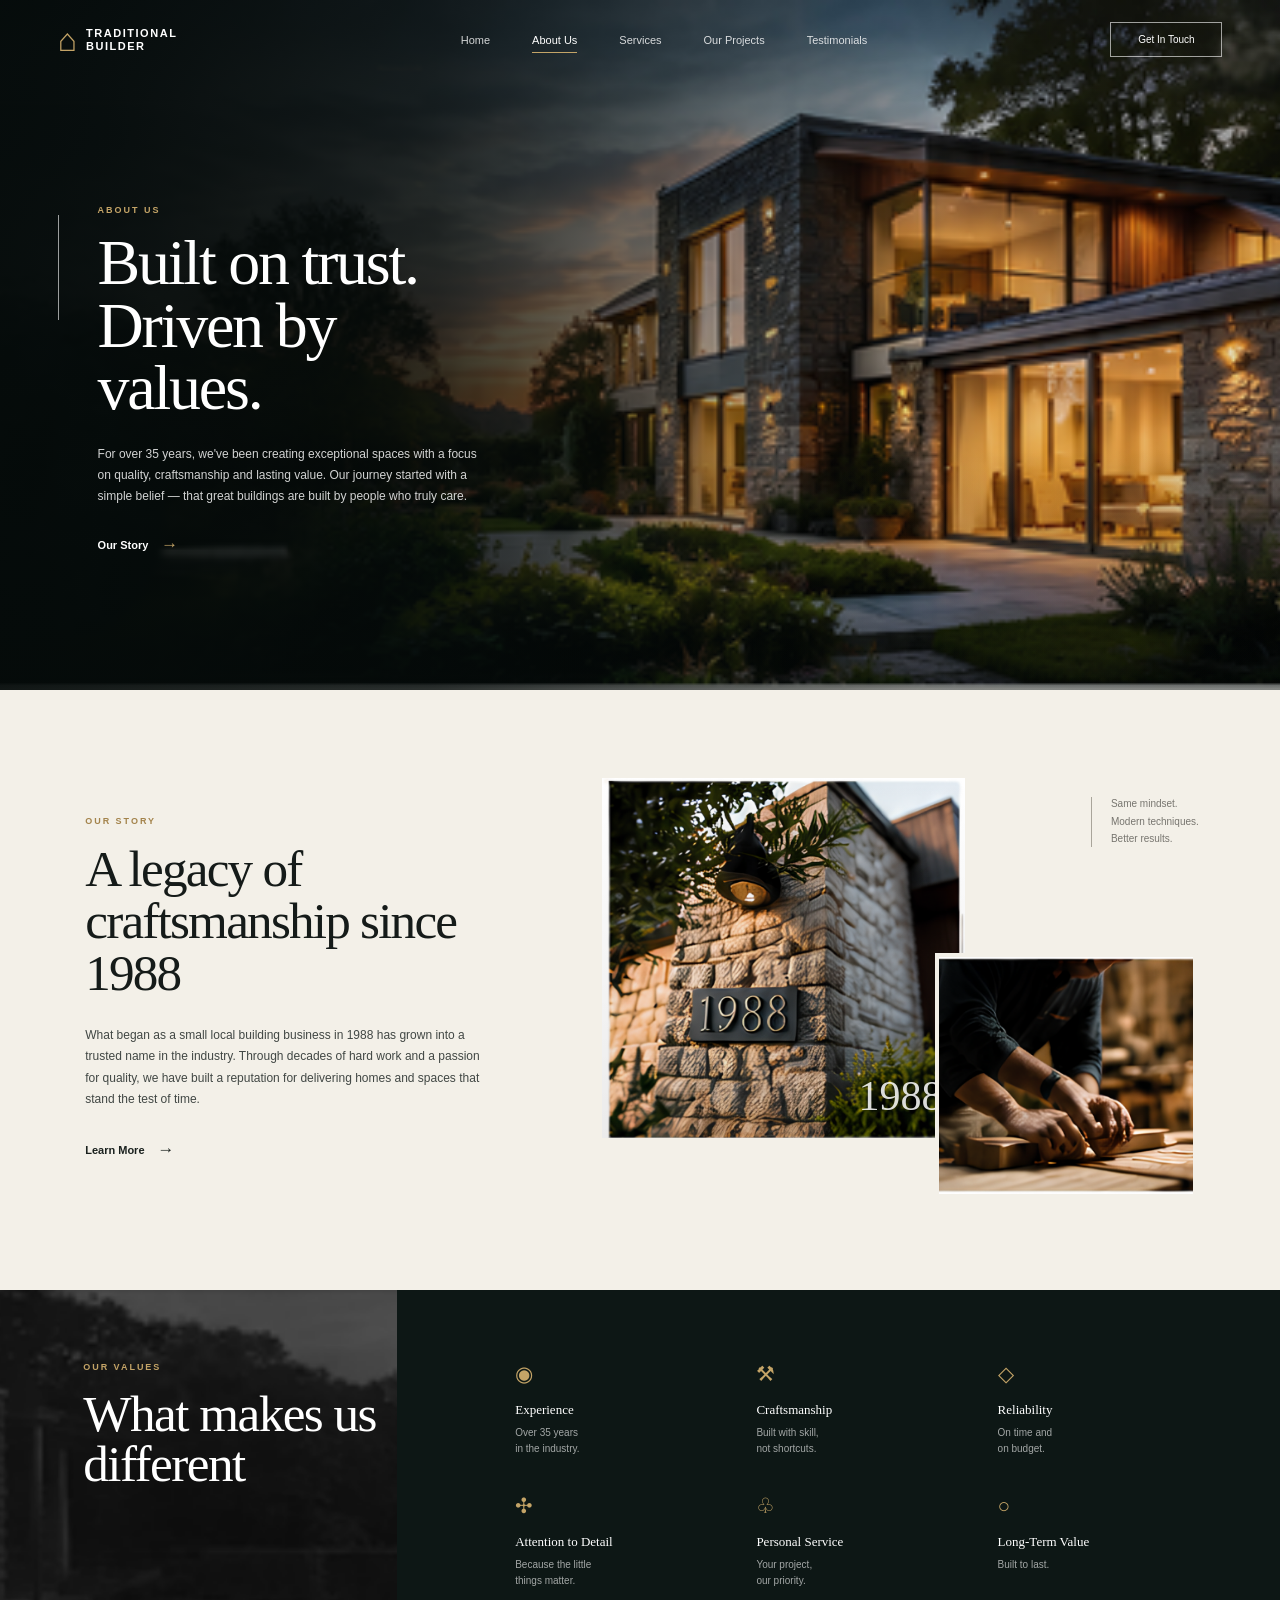
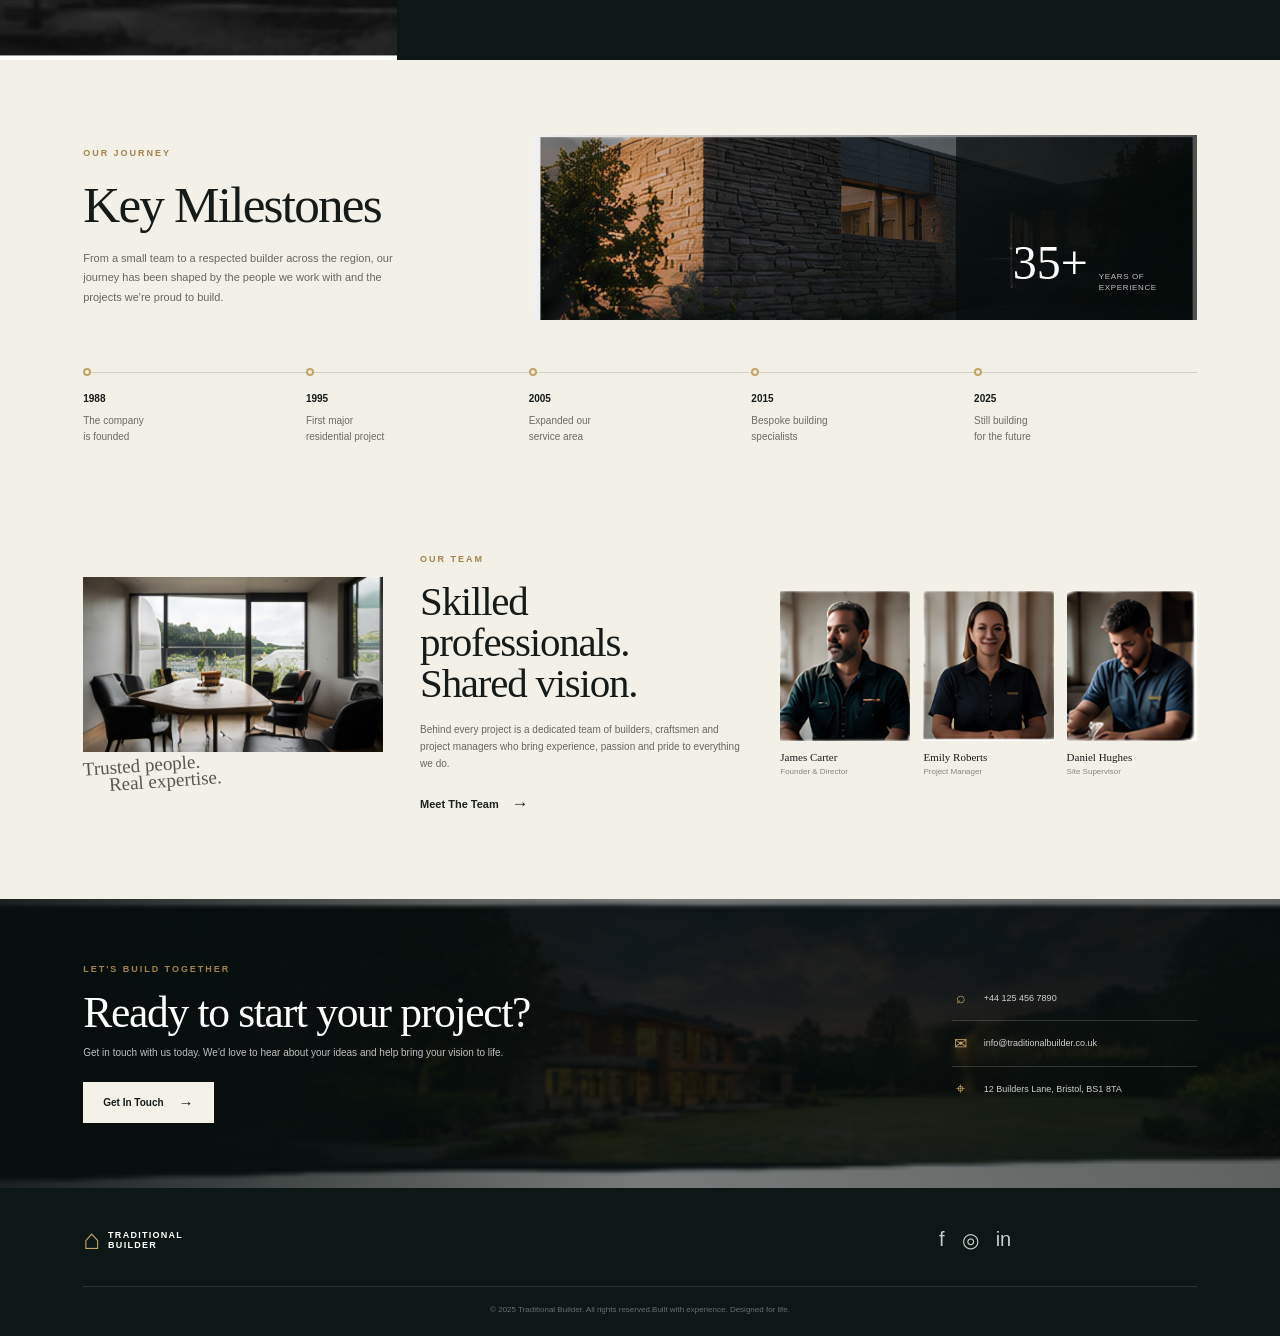
<file: html/about-us.html>
<!DOCTYPE html>
<html lang="en">
<head>
    <meta charset="UTF-8">
    <meta name="viewport" content="width=device-width, initial-scale=1.0">
    <meta name="description" content="Learn about Traditional Builder, our story, values, experience and craftsmanship.">
    <title>About Us | Traditional Builder</title>
    <link rel="stylesheet" href="../css/about-us.css">
</head>
<body>

    <!-- Header -->
    <header class="header">
        <div class="container">
            <a href="index.html" class="logo">
                <span class="logo-mark">⌂</span>
                <span class="logo-text">TRADITIONAL<br>BUILDER</span>
            </a>

            <nav class="navbar">
                <a href="index.html">Home</a>
                <a href="about-us.html" class="active">About Us</a>
                <a href="services.html">Services</a>
                <a href="projects.html">Our Projects</a>
                <a href="testimonials.html">Testimonials</a>
            </nav>

            <a href="contact.html" class="header-button">Get In Touch</a>

            <button class="menu-toggle" aria-label="Open navigation menu">
                <span></span>
                <span></span>
                <span></span>
            </button>
        </div>
    </header>

    <!-- Mobile Navigation -->
    <div class="mobile-menu">
        <div class="mobile-menu-header">
            <span>MENU</span>
            <button class="menu-close" aria-label="Close navigation menu">×</button>
        </div>

        <nav class="mobile-navbar">
            <a href="index.html">Home</a>
            <a href="about-us.html" class="active">About Us</a>
            <a href="services.html">Services</a>
            <a href="projects.html">Our Projects</a>
            <a href="testimonials.html">Testimonials</a>
            <a href="contact.html" class="mobile-contact">Get In Touch →</a>
        </nav>
    </div>

    <div class="menu-overlay"></div>

    <main>

        <!-- Hero -->
        <section class="about-hero">
            <div class="about-hero-overlay"></div>

            <div class="about-hero-content">
                <div class="hero-line"></div>

                <div class="hero-text">
                    <p class="eyebrow">ABOUT US</p>

                    <h1>
                        Built on trust.<br>
                        Driven by values.
                    </h1>

                    <p class="hero-description">
                        For over 35 years, we've been creating exceptional
                        spaces with a focus on quality, craftsmanship and
                        lasting value. Our journey started with a simple
                        belief — that great buildings are built by people
                        who truly care.
                    </p>

                    <a href="#our-story" class="text-link">
                        Our Story
                        <span>→</span>
                    </a>
                </div>
            </div>
        </section>

        <!-- Our Story -->
        <section class="story-section" id="our-story">
            <div class="story-content">
                <p class="eyebrow">OUR STORY</p>

                <h2>
                    A legacy of<br>
                    craftsmanship since 1988
                </h2>

                <div class="story-description">
                    <p>
                        What began as a small local building business in
                        1988 has grown into a trusted name in the industry.
                        Through decades of hard work and a passion for
                        quality, we have built a reputation for delivering
                        homes and spaces that stand the test of time.
                    </p>
                </div>

                <a href="services.html" class="text-link">
                    Learn More
                    <span>→</span>
                </a>
            </div>

            <div class="story-visual">
                <div class="story-main-image">
                    <img src="../images/Desain tanpa judul (28).png" alt="Traditional Builder property from 1988">
                    <span class="story-year">1988</span>
                </div>

                <div class="story-secondary-image">
                    <img src="../images/Desain tanpa judul (27).png" alt="Builder working on wooden craftsmanship">
                </div>

                <div class="story-note">
                    <span>Same mindset.</span>
                    <span>Modern techniques.</span>
                    <span>Better results.</span>
                </div>
            </div>
        </section>

        <!-- Values -->
        <section class="values-section">
            <div class="values-background">
                <img src="../images/Desain tanpa judul (17).png" alt="Architectural house blueprint">
            </div>

            <div class="values-content">
                <div class="values-heading">
                    <p class="eyebrow">OUR VALUES</p>

                    <h2>
                        What makes us<br>
                        different
                    </h2>
                </div>

                <div class="values-grid">
                    <article class="value-item">
                        <div class="value-icon">◉</div>
                        <h3>Experience</h3>
                        <p>Over 35 years<br>in the industry.</p>
                    </article>

                    <article class="value-item">
                        <div class="value-icon">⚒</div>
                        <h3>Craftsmanship</h3>
                        <p>Built with skill,<br>not shortcuts.</p>
                    </article>

                    <article class="value-item">
                        <div class="value-icon">◇</div>
                        <h3>Reliability</h3>
                        <p>On time and<br>on budget.</p>
                    </article>

                    <article class="value-item">
                        <div class="value-icon">✣</div>
                        <h3>Attention to Detail</h3>
                        <p>Because the little<br>things matter.</p>
                    </article>

                    <article class="value-item">
                        <div class="value-icon">♧</div>
                        <h3>Personal Service</h3>
                        <p>Your project,<br>our priority.</p>
                    </article>

                    <article class="value-item">
                        <div class="value-icon">○</div>
                        <h3>Long-Term Value</h3>
                        <p>Built to last.</p>
                    </article>
                </div>
            </div>
        </section>

        <!-- Journey -->
        <section class="journey-section">
            <div class="journey-header">
                <div class="journey-intro">
                    <p class="eyebrow">OUR JOURNEY</p>

                    <h2>Key Milestones</h2>

                    <p>
                        From a small team to a respected builder across the
                        region, our journey has been shaped by the people we
                        work with and the projects we're proud to build.
                    </p>
                </div>

                <div class="journey-image">
                    <img src="../images/Desain tanpa judul (25).jpg" alt="Traditional Builder architectural project">

                    <div class="experience-badge">
                        <strong>35+</strong>
                        <span>YEARS OF<br>EXPERIENCE</span>
                    </div>
                </div>
            </div>

            <div class="timeline">
                <article class="timeline-item">
                    <span class="timeline-dot"></span>
                    <span class="timeline-year">1988</span>
                    <h3>The company<br>is founded</h3>
                </article>

                <article class="timeline-item">
                    <span class="timeline-dot"></span>
                    <span class="timeline-year">1995</span>
                    <h3>First major<br>residential project</h3>
                </article>

                <article class="timeline-item">
                    <span class="timeline-dot"></span>
                    <span class="timeline-year">2005</span>
                    <h3>Expanded our<br>service area</h3>
                </article>

                <article class="timeline-item">
                    <span class="timeline-dot"></span>
                    <span class="timeline-year">2015</span>
                    <h3>Bespoke building<br>specialists</h3>
                </article>

                <article class="timeline-item">
                    <span class="timeline-dot"></span>
                    <span class="timeline-year">2025</span>
                    <h3>Still building<br>for the future</h3>
                </article>
            </div>
        </section>

        <!-- Team -->
        <section class="team-section">
            <div class="team-intro">
                <div class="team-image">
                    <img src="../images/Desain tanpa judul (24).jpg" alt="Traditional Builder team workspace">
                </div>

                <p class="team-caption">
                    Trusted people.<br>
                    <span>Real expertise.</span>
                </p>
            </div>

            <div class="team-content">
                <p class="eyebrow">OUR TEAM</p>

                <h2>
                    Skilled professionals.<br>
                    Shared vision.
                </h2>

                <p>
                    Behind every project is a dedicated team of builders,
                    craftsmen and project managers who bring experience,
                    passion and pride to everything we do.
                </p>

                <a href="contact.html" class="text-link">
                    Meet The Team
                    <span>→</span>
                </a>
            </div>

            <div class="team-members">
                <article class="team-member">
                    <div class="member-image">
                        <img src="../images/Desain tanpa judul (29).png" alt="James Carter">
                    </div>

                    <h3>James Carter</h3>
                    <p>Founder & Director</p>
                </article>

                <article class="team-member">
                    <div class="member-image">
                        <img src="../images/Desain tanpa judul (30).png" alt="Emily Roberts">
                    </div>

                    <h3>Emily Roberts</h3>
                    <p>Project Manager</p>
                </article>

                <article class="team-member">
                    <div class="member-image">
                        <img src="../images/Desain tanpa judul (31).png" alt="Daniel Hughes">
                    </div>

                    <h3>Daniel Hughes</h3>
                    <p>Site Supervisor</p>
                </article>
            </div>
        </section>

        <!-- CTA -->
        <section class="about-cta">
            <div class="cta-background">
                <img src="../images/Desain tanpa judul (21).png" alt="Traditional Builder home at sunset">
            </div>

            <div class="cta-overlay"></div>

            <div class="cta-content">
                <p class="eyebrow">LET'S BUILD TOGETHER</p>

                <h2>Ready to start your project?</h2>

                <p>
                    Get in touch with us today. We'd love to hear about your
                    ideas and help bring your vision to life.
                </p>

                <a href="contact.html" class="button button-light">
                    Get In Touch
                    <span>→</span>
                </a>
            </div>

            <div class="contact-details">
                <div class="contact-item">
                    <span class="contact-icon">⌕</span>
                    <p>+44 125 456 7890</p>
                </div>

                <div class="contact-item">
                    <span class="contact-icon">✉</span>
                    <p>info@traditionalbuilder.co.uk</p>
                </div>

                <div class="contact-item">
                    <span class="contact-icon">⌖</span>
                    <p>12 Builders Lane, Bristol, BS1 8TA</p>
                </div>
            </div>
        </section>

    </main>

    <!-- Footer -->
    <footer class="footer">
        <div class="footer-main">
            <a href="index.html" class="footer-logo">
                <span class="logo-mark">⌂</span>
                <span class="logo-text">TRADITIONAL<br>BUILDER</span>
            </a>

            <div class="social-links">
                <a href="#" aria-label="Facebook">f</a>
                <a href="#" aria-label="Instagram">◎</a>
                <a href="#" aria-label="LinkedIn">in</a>
            </div>
        </div>

        <div class="footer-bottom">
            <p>© 2025 Traditional Builder. All rights reserved.</p>
            <p>Built with experience. Designed for life.</p>
        </div>
    </footer>

    <script src="../javascript/about-us.js"></script>
</body>
</html>
</file>
<file: css/about-us.css>
* {
    margin: 0;
    padding: 0;
    box-sizing: border-box;
}

html {
    scroll-behavior: smooth;
}

body {
    background: #f3f0e8;
    color: #151b19;
    font-family: Arial, Helvetica, sans-serif;
    overflow-x: hidden;
}

body.menu-open {
    overflow: hidden;
}

img {
    display: block;
    width: 100%;
    object-fit: cover;
}

a {
    color: inherit;
    text-decoration: none;
}

button {
    font: inherit;
}

.container {
    width: min(91%, 1380px);
    margin: 0 auto;
}

/* Header */
.header {
    position: absolute;
    top: 0;
    left: 0;
    z-index: 50;
    width: 100%;
    padding: 22px 0;
    color: #fff;
    transition: background 0.35s ease, backdrop-filter 0.35s ease;
}

.header.scrolled {
    position: fixed;
    background: rgba(9, 16, 15, 0.94);
    backdrop-filter: blur(14px);
}

.header .container {
    display: flex;
    align-items: center;
    justify-content: space-between;
}

.logo {
    display: flex;
    align-items: center;
    gap: 9px;
    min-width: 160px;
}

.logo-mark {
    color: #c4a467;
    font-size: 32px;
    line-height: 1;
}

.logo-text {
    font-size: 11px;
    font-weight: 700;
    letter-spacing: 0.14em;
    line-height: 1.15;
}

.navbar {
    display: flex;
    align-items: center;
    gap: 42px;
}

.navbar a {
    position: relative;
    padding: 8px 0;
    color: rgba(255, 255, 255, 0.82);
    font-size: 11px;
    transition: color 0.3s ease;
}

.navbar a::after {
    position: absolute;
    right: 0;
    bottom: 1px;
    left: 0;
    height: 1px;
    background: #c4a467;
    content: "";
    transform: scaleX(0);
    transform-origin: right;
    transition: transform 0.3s ease;
}

.navbar a:hover,
.navbar a.active {
    color: #fff;
}

.navbar a:hover::after,
.navbar a.active::after {
    transform: scaleX(1);
    transform-origin: left;
}

.header-button {
    display: inline-flex;
    align-items: center;
    justify-content: center;
    min-width: 112px;
    padding: 11px 20px;
    border: 1px solid rgba(255, 255, 255, 0.6);
    color: #fff;
    font-size: 10px;
    transition: background 0.3s ease, color 0.3s ease;
}

.header-button:hover {
    background: #c4a467;
    border-color: #c4a467;
    color: #101715;
}

.menu-toggle {
    display: none;
    width: 42px;
    height: 42px;
    padding: 9px;
    border: 1px solid rgba(255, 255, 255, 0.45);
    background: transparent;
    cursor: pointer;
    flex-direction: column;
    justify-content: center;
    gap: 5px;
}

.menu-toggle span {
    display: block;
    width: 100%;
    height: 1px;
    background: #fff;
    transition: transform 0.3s ease, opacity 0.3s ease;
}

/* Mobile menu */
.mobile-menu {
    position: fixed;
    top: 0;
    right: 0;
    z-index: 100;
    width: min(86%, 390px);
    height: 100vh;
    padding: 28px 30px;
    background: #101715;
    color: #fff;
    transform: translateX(100%);
    transition: transform 0.45s cubic-bezier(0.77, 0, 0.18, 1);
}

.mobile-menu.active {
    transform: translateX(0);
}

.mobile-menu-header {
    display: flex;
    align-items: center;
    justify-content: space-between;
    padding-bottom: 24px;
    border-bottom: 1px solid rgba(255, 255, 255, 0.15);
}

.mobile-menu-header span {
    color: #c4a467;
    font-size: 9px;
    font-weight: 700;
    letter-spacing: 0.22em;
}

.menu-close {
    width: 36px;
    height: 36px;
    border: 1px solid rgba(255, 255, 255, 0.3);
    background: transparent;
    color: #fff;
    font-size: 24px;
    line-height: 1;
    cursor: pointer;
}

.mobile-navbar {
    display: flex;
    flex-direction: column;
    padding-top: 22px;
}

.mobile-navbar a {
    padding: 17px 0;
    border-bottom: 1px solid rgba(255, 255, 255, 0.1);
    color: rgba(255, 255, 255, 0.82);
    font-family: Georgia, "Times New Roman", serif;
    font-size: 25px;
    transition: color 0.3s ease, padding-left 0.3s ease;
}

.mobile-navbar a:hover,
.mobile-navbar a.active {
    padding-left: 8px;
    color: #c4a467;
}

.mobile-navbar .mobile-contact {
    margin-top: 25px;
    border: 0;
    color: #c4a467;
    font-family: Arial, Helvetica, sans-serif;
    font-size: 11px;
    font-weight: 700;
    letter-spacing: 0.1em;
    text-transform: uppercase;
}

.menu-overlay {
    position: fixed;
    inset: 0;
    z-index: 90;
    background: rgba(0, 0, 0, 0.65);
    opacity: 0;
    visibility: hidden;
    transition: opacity 0.4s ease, visibility 0.4s ease;
}

.menu-overlay.active {
    opacity: 1;
    visibility: visible;
}

/* General typography */
.eyebrow {
    margin-bottom: 17px;
    color: #a3834b;
    font-size: 9px;
    font-weight: 700;
    letter-spacing: 0.22em;
}

.text-link {
    display: inline-flex;
    align-items: center;
    gap: 13px;
    color: #1a211e;
    font-size: 11px;
    font-weight: 600;
}

.text-link span {
    font-size: 17px;
    transition: transform 0.3s ease;
}

.text-link:hover span {
    transform: translateX(6px);
}

/* Hero */
.about-hero {
    position: relative;
    min-height: 690px;
    overflow: hidden;
    display: flex;
    align-items: center;
    background-image: url("../images/Desain\ tanpa\ judul\ \(7\).png");
    background-position: center;
    background-size: cover;
    color: #fff;
}

.about-hero-overlay {
    position: absolute;
    inset: 0;
    background:
        linear-gradient(90deg, rgba(5, 11, 10, 0.91) 0%, rgba(5, 11, 10, 0.72) 34%, rgba(5, 11, 10, 0.08) 72%),
        linear-gradient(0deg, rgba(5, 11, 10, 0.45), transparent 35%);
}

.about-hero-content {
    position: relative;
    z-index: 2;
    width: min(91%, 1380px);
    margin: 0 auto;
    padding-top: 70px;
}

.hero-text {
    width: 390px;
    margin-left: 40px;
}

.about-hero .eyebrow {
    color: #c4a467;
}

.about-hero h1 {
    margin-bottom: 24px;
    font-family: Georgia, "Times New Roman", serif;
    font-size: clamp(48px, 5vw, 76px);
    font-weight: 400;
    line-height: 0.98;
    letter-spacing: -0.035em;
}

.hero-description {
    max-width: 380px;
    color: rgba(255, 255, 255, 0.82);
    font-size: 12px;
    line-height: 1.75;
}

.hero-line {
    position: absolute;
    top: 80px;
    left: 0;
    width: 1px;
    height: 105px;
    background: rgba(255, 255, 255, 0.6);
}

.about-hero .text-link {
    margin-top: 28px;
    color: #fff;
}

.about-hero .text-link span {
    color: #c4a467;
}

/* Story */
.story-section {
    width: min(87%, 1240px);
    min-height: 500px;
    margin: 0 auto;
    padding: 88px 0 92px;
    display: grid;
    grid-template-columns: 0.85fr 1.15fr;
    align-items: center;
    gap: 80px;
}

.story-content {
    padding-left: 2px;
}

.story-content h2 {
    margin-bottom: 25px;
    font-family: Georgia, "Times New Roman", serif;
    font-size: clamp(39px, 4vw, 56px);
    font-weight: 400;
    line-height: 1.02;
    letter-spacing: -0.035em;
}

.story-description {
    max-width: 405px;
}

.story-description p {
    color: #414744;
    font-size: 12px;
    line-height: 1.8;
}

.story-content .text-link {
    margin-top: 29px;
}

.story-visual {
    position: relative;
    min-height: 420px;
}

.story-main-image {
    position: absolute;
    top: 0;
    left: 0;
    width: 61%;
    height: 360px;
    overflow: hidden;
}

.story-main-image img {
    height: 100%;
}

.story-main-image::after {
    position: absolute;
    inset: 0;
    background: linear-gradient(0deg, rgba(0, 0, 0, 0.08), transparent);
    content: "";
}

.story-year {
    position: absolute;
    right: 22px;
    bottom: 18px;
    z-index: 1;
    color: rgba(255, 255, 255, 0.85);
    font-family: Georgia, "Times New Roman", serif;
    font-size: 42px;
}

.story-secondary-image {
    position: absolute;
    right: 0;
    bottom: 0;
    width: 44%;
    height: 245px;
    overflow: hidden;
    border: 4px solid #f3f0e8;
}

.story-secondary-image img {
    height: 100%;
}

.story-note {
    position: absolute;
    top: 19px;
    right: -2px;
    display: flex;
    flex-direction: column;
    gap: 3px;
    padding-left: 19px;
    border-left: 1px solid #a9a59b;
    color: #77756f;
    font-size: 10px;
    line-height: 1.45;
}

/* Values */
.values-section {
    position: relative;
    min-height: 360px;
    overflow: hidden;
    background: #0d1715;
    color: #fff;
}

.values-background {
    position: absolute;
    top: 0;
    left: 0;
    width: 31%;
    height: 100%;
    
}

.values-background img {
    height: 100%;
    object-fit: cover;
    object-position: center;
    filter: grayscale(1);
}

.values-background::after {
    position: absolute;
    inset: 0;
    content: "";
}

.values-content {
    position: relative;
    z-index: 2;
    width: min(87%, 1240px);
    min-height: 365px;
    margin: 0 auto;
    padding: 72px 0;
    display: grid;
    grid-template-columns: 0.7fr 1.3fr;
    gap: 65px;
}

.values-heading h2 {
    font-family: Georgia, "Times New Roman", serif;
    font-size: clamp(39px, 4vw, 54px);
    font-weight: 400;
    line-height: 0.98;
    letter-spacing: -0.03em;
}

.values-heading .eyebrow {
    color: #c4a467;
}

.values-grid {
    display: grid;
    grid-template-columns: repeat(3, 1fr);
    gap: 38px 42px;
}

.value-item {
    min-height: 88px;
}

.value-icon {
    width: 27px;
    height: 27px;
    margin-bottom: 13px;
    color: #c4a467;
    font-size: 21px;
}

.value-item h3 {
    margin-bottom: 7px;
    font-family: Georgia, "Times New Roman", serif;
    font-size: 13px;
    font-weight: 400;
}

.value-item p {
    color: rgba(255, 255, 255, 0.62);
    font-size: 10px;
    line-height: 1.55;
}

/* Journey */
.journey-section {
    width: min(87%, 1240px);
    margin: 0 auto;
    padding: 75px 0 90px;
}

.journey-header {
    display: grid;
    grid-template-columns: 0.72fr 1.28fr;
    gap: 75px;
    align-items: center;
}

.journey-intro h2 {
    margin-bottom: 15px;
    font-family: Georgia, "Times New Roman", serif;
    font-size: clamp(38px, 4vw, 53px);
    font-weight: 400;
    letter-spacing: -0.035em;
}

.journey-intro > p:last-child {
    max-width: 320px;
    color: #646762;
    font-size: 11px;
    line-height: 1.75;
}

.journey-image {
    position: relative;
    height: 185px;
    overflow: hidden;
}

.journey-image::after {
    position: absolute;
    inset: 0;
    background: linear-gradient(90deg, rgba(5, 10, 9, 0.05), rgba(5, 10, 9, 0.7));
    content: "";
}

.journey-image img {
    height: 100%;
}

.experience-badge {
    position: absolute;
    right: 40px;
    bottom: 26px;
    z-index: 2;
    display: flex;
    align-items: baseline;
    gap: 11px;
    color: #fff;
}

.experience-badge strong {
    font-family: Georgia, "Times New Roman", serif;
    font-size: 48px;
    font-weight: 400;
}

.experience-badge span {
    color: rgba(255, 255, 255, 0.75);
    font-size: 8px;
    line-height: 1.35;
    letter-spacing: 0.08em;
}

.timeline {
    position: relative;
    margin-top: 48px;
    display: grid;
    grid-template-columns: repeat(5, 1fr);
}

.timeline::before {
    position: absolute;
    top: 4px;
    right: 0;
    left: 0;
    height: 1px;
    background: #d4d0c6;
    content: "";
}

.timeline-item {
    position: relative;
    padding-top: 25px;
    padding-right: 25px;
}

.timeline-dot {
    position: absolute;
    top: 0;
    left: 0;
    width: 8px;
    height: 8px;
    border: 2px solid #c4a467;
    border-radius: 50%;
    background: #f3f0e8;
}

.timeline-year {
    display: block;
    margin-bottom: 9px;
    font-size: 10px;
    font-weight: 700;
}

.timeline-item h3 {
    color: #696b66;
    font-size: 10px;
    font-weight: 400;
    line-height: 1.55;
}

/* Team */
.team-section {
    width: min(87%, 1240px);
    margin: 0 auto;
    padding: 20px 0 85px;
    display: grid;
    grid-template-columns: 0.9fr 1fr 1.25fr;
    gap: 32px;
    align-items: center;
}

.team-intro {
    position: relative;
}

.team-image {
    height: 175px;
    overflow: hidden;
}

.team-image img {
    height: 100%;
}

.team-caption {
    position: relative;
    width: max-content;
    margin-top: -3px;
    padding: 7px 0 0;
    color: #575853;
    font-family: "Brush Script MT", cursive;
    font-size: 19px;
    line-height: 0.9;
    transform: rotate(-4deg);
    z-index: 4;
}

.team-caption span {
    margin-left: 25px;
}

.team-content {
    padding: 0 5px;
}

.team-content h2 {
    margin-bottom: 17px;
    font-family: Georgia, "Times New Roman", serif;
    font-size: clamp(33px, 3.2vw, 46px);
    font-weight: 400;
    line-height: 1;
    letter-spacing: -0.03em;
}

.team-content > p:not(.eyebrow) {
    max-width: 350px;
    color: #646762;
    font-size: 10px;
    line-height: 1.7;
}

.team-content .text-link {
    margin-top: 22px;
}

.team-members {
    display: grid;
    grid-template-columns: repeat(3, 1fr);
    gap: 13px;
}

.team-member {
    min-width: 0;
}

.member-image {
    height: 150px;
    margin-bottom: 10px;
    overflow: hidden;
}

.member-image img {
    height: 100%;
    transition: transform 0.5s ease;
}

.team-member:hover .member-image img {
    transform: scale(1.05);
}

.team-member h3 {
    font-family: Georgia, "Times New Roman", serif;
    font-size: 11px;
    font-weight: 400;
}

.team-member p {
    margin-top: 4px;
    color: #85857e;
    font-size: 8px;
}

/* CTA */
.about-cta {
    position: relative;
    min-height: 270px;
    overflow: hidden;
    display: grid;
    grid-template-columns: 1fr 0.65fr;
    align-items: center;
    padding: 65px max(6.5%, calc((100% - 1240px) / 2));
    color: #fff;
}

.cta-background {
    position: absolute;
    inset: 0;
}

.cta-background img {
    height: 100%;
    object-position: center 65%;
}

.cta-overlay {
    position: absolute;
    inset: 0;
    background: linear-gradient(90deg, rgba(7, 14, 13, 0.92), rgba(7, 14, 13, 0.55), rgba(7, 14, 13, 0.65));
}

.cta-content,
.contact-details {
    position: relative;
    z-index: 2;
}

.cta-content h2 {
    margin-bottom: 11px;
    font-family: Georgia, "Times New Roman", serif;
    font-size: clamp(34px, 3.4vw, 48px);
    font-weight: 400;
    line-height: 1;
    letter-spacing: -0.03em;
}

.cta-content > p:not(.eyebrow) {
    max-width: 440px;
    color: rgba(255, 255, 255, 0.74);
    font-size: 10px;
    line-height: 1.65;
}

.button {
    display: inline-flex;
    align-items: center;
    gap: 15px;
    margin-top: 20px;
    padding: 12px 20px;
    font-size: 10px;
    font-weight: 700;
}

.button span {
    font-size: 15px;
    transition: transform 0.3s ease;
}

.button:hover span {
    transform: translateX(5px);
}

.button-light {
    background: #f4f1e9;
    color: #131a18;
}

.contact-details {
    justify-self: end;
    width: 245px;
}

.contact-item {
    display: flex;
    align-items: center;
    gap: 14px;
    padding: 13px 0;
    border-bottom: 1px solid rgba(255, 255, 255, 0.17);
}

.contact-item:last-child {
    border-bottom: 0;
}

.contact-icon {
    width: 18px;
    color: #c4a467;
    font-size: 16px;
    text-align: center;
}

.contact-item p {
    color: rgba(255, 255, 255, 0.8);
    font-size: 9px;
}

/* Footer */
.footer {
    padding: 38px max(6.5%, calc((100% - 1240px) / 2)) 22px;
    background: #0d1715;
    color: #fff;
}

.footer-main {
    display: grid;
    grid-template-columns: 1fr 1.5fr 0.5fr;
    align-items: center;
    padding-bottom: 32px;
    border-bottom: 1px solid rgba(255, 255, 255, 0.12);
}

.footer-logo {
    display: flex;
    align-items: center;
    gap: 8px;
}

.footer-logo .logo-mark {
    font-size: 28px;
}

.footer-logo .logo-text {
    font-size: 9px;
}

.social-links {
    display: flex;
    justify-content: flex-end;
    gap: 17px;
}

.social-links a {
    color: rgba(255, 255, 255, 0.78);
    font-size: 20px;
    transition: color 0.3s ease;
}

.social-links a:hover {
    color: #c4a467;
}

.footer-bottom {
    display: flex;
    justify-content: center;
    padding-top: 18px;
}

.footer-bottom p {
    color: rgba(255, 255, 255, 0.38);
    font-size: 8px;
}

/* Tablet */
@media (max-width: 1000px) {
    .navbar {
        gap: 22px;
    }

    .story-section {
        gap: 45px;
    }

    .values-content {
        grid-template-columns: 0.6fr 1.4fr;
        gap: 35px;
    }

    .values-grid {
        gap: 30px 22px;
    }

    .journey-header {
        gap: 45px;
    }

    .team-section {
        grid-template-columns: 0.8fr 1fr;
    }

    .team-members {
        grid-column: 1 / -1;
        margin-top: 15px;
    }
}

/* Mobile */
@media (max-width: 768px) {
    .header {
        padding: 17px 0;
    }

    .navbar,
    .header-button {
        display: none;
    }

    .menu-toggle {
        display: flex;
    }

    .logo {
        min-width: 0;
    }

    .logo-mark {
        font-size: 28px;
    }

    .logo-text {
        font-size: 9px;
    }

    .about-hero {
        min-height: 650px;
        background-position: 61% center;
    }

    .about-hero-overlay {
        background:
            linear-gradient(90deg, rgba(5, 11, 10, 0.9), rgba(5, 11, 10, 0.45)),
            linear-gradient(0deg, rgba(5, 11, 10, 0.5), transparent);
    }

    .about-hero-content {
        padding-top: 60px;
    }

    .hero-text {
        width: min(88%, 390px);
        margin-left: 24px;
    }

    .hero-line {
        left: 0;
        top: 78px;
        height: 95px;
    }

    .about-hero h1 {
        font-size: 40px;
    }

    .hero-description {
        font-size: 11px;
        line-height: 1.7;
    }

    .story-section {
        width: 88%;
        padding: 70px 0;
        display: flex;
        flex-direction: column;
        gap: 55px;
    }

    .story-content {
        width: 100%;
    }

    .story-content h2 {
        font-size: 41px;
    }

    .story-description {
        max-width: 100%;
    }

    .story-visual {
        width: 100%;
        min-height: 390px;
    }

    .story-main-image {
        width: 76%;
        height: 300px;
    }

    .story-secondary-image {
        width: 48%;
        height: 205px;
    }

    .story-note {
        right: 0;
        top: -4px;
        font-size: 9px;
    }

    .values-content {
        width: 88%;
        padding: 65px 0;
        display: block;
    }

    .values-section {
        min-height: auto;
    }

    .values-background {
        width: 65%;
    }

    .values-heading {
        margin-bottom: 45px;
    }

    .values-heading h2 {
        font-size: 42px;
    }

    .values-grid {
        grid-template-columns: repeat(2, 1fr);
        gap: 35px 22px;
    }

    .journey-section {
        width: 88%;
        padding: 65px 0;
    }

    .journey-header {
        display: flex;
        flex-direction: column;
        gap: 35px;
        align-items: flex-start;
    }

    .journey-intro h2 {
        font-size: 42px;
    }

    .journey-intro > p:last-child {
        max-width: 100%;
    }

    .journey-image {
        width: 100%;
        height: 190px;
    }

    .experience-badge {
        right: 20px;
    }

    .experience-badge strong {
        font-size: 42px;
    }

    .timeline {
        margin-top: 45px;
        display: flex;
        flex-direction: column;
        gap: 0;
        border-left: 1px solid #d4d0c6;
    }

    .timeline::before {
        display: none;
    }

    .timeline-item {
        min-height: 82px;
        padding: 0 0 25px 30px;
    }

    .timeline-dot {
        top: 2px;
        left: -5px;
    }

    .timeline-year {
        margin-bottom: 5px;
    }

    .team-section {
        width: 88%;
        padding: 10px 0 70px;
        display: flex;
        flex-direction: column;
        gap: 35px;
        align-items: stretch;
    }

    .team-image {
        height: 210px;
    }

    .team-caption {
        margin-top: 3px;
    }

    .team-content {
        padding: 0;
    }

    .team-content h2 {
        font-size: 38px;
    }

    .team-members {
        display: grid;
        grid-template-columns: repeat(3, 1fr);
        gap: 10px;
        margin-top: 0;
    }

    .member-image {
        height: 145px;
    }

    .team-member h3 {
        font-size: 10px;
    }

    .team-member p {
        font-size: 7px;
    }

    .about-cta {
        min-height: auto;
        display: flex;
        flex-direction: column;
        align-items: flex-start;
        gap: 38px;
        padding: 65px 6%;
    }

    .cta-content h2 {
        font-size: 39px;
    }

    .contact-details {
        justify-self: auto;
        width: 100%;
    }

    .footer {
        padding: 35px 6% 22px;
    }

    .footer-main {
        display: flex;
        flex-direction: column;
        gap: 28px;
        align-items: flex-start;
    }

    .social-links {
        justify-content: flex-start;
    }

    .footer-bottom {
        flex-direction: column;
        gap: 9px;
    }
}

/* Small mobile */
@media (max-width: 480px) {
    .about-hero {
        min-height: 620px;
    }

    .hero-text {
        margin-left: 18px;
    }

    .about-hero h1 {
        font-size: 42px;
    }

    .hero-description {
        max-width: 310px;
    }

    .story-content h2 {
        font-size: 36px;
    }

    .story-visual {
        min-height: 340px;
    }

    .story-main-image {
        width: 80%;
        height: 260px;
    }

    .story-secondary-image {
        width: 51%;
        height: 180px;
    }

    .story-year {
        font-size: 32px;
    }

    .values-grid {
        grid-template-columns: 1fr 1fr;
    }

    .value-item h3 {
        font-size: 12px;
    }

    .value-item p {
        font-size: 9px;
    }

    .journey-intro h2 {
        font-size: 37px;
    }

    .journey-image {
        height: 165px;
    }

    .experience-badge {
        right: 15px;
        bottom: 18px;
    }

    .experience-badge strong {
        font-size: 34px;
    }

    .experience-badge span {
        font-size: 7px;
    }

    .team-content h2 {
        font-size: 34px;
    }

    .team-members {
        gap: 7px;
    }

    .member-image {
        height: 120px;
    }

    .team-member h3 {
        font-size: 9px;
    }

    .team-member p {
        font-size: 6px;
    }

    .cta-content h2 {
        font-size: 34px;
    }
}
</file>
